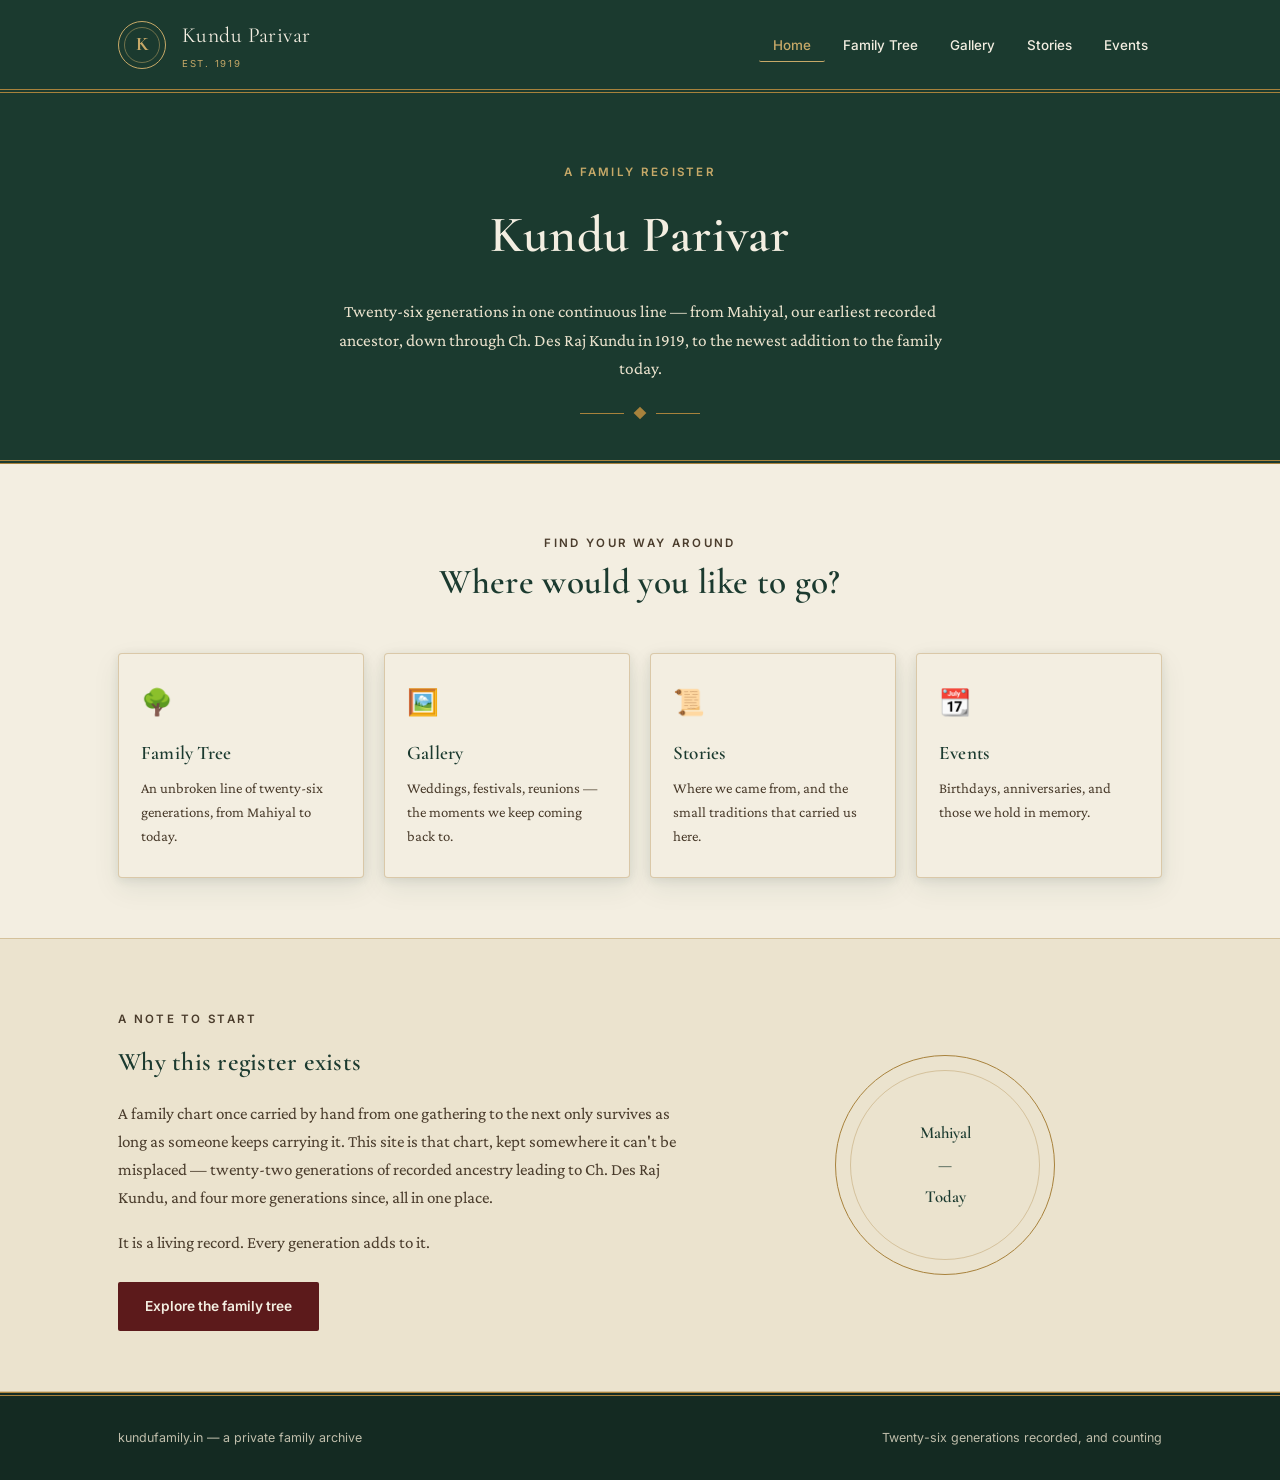
<file: index.html>
<!DOCTYPE html>
<html lang="en">
<head>
<meta charset="UTF-8">
<meta name="viewport" content="width=device-width, initial-scale=1.0">
<title>Kundu Parivar</title>
<meta name="description" content="Kundu Parivar — a family register tracing twenty-six generations, from Mahiyal to the newest addition to the family.">
<link rel="stylesheet" href="styles.css">
</head>
<body>

<header class="masthead">
  <div class="wrap">
    <a class="brandline" href="index.html">
      <span class="crest">K</span>
      <span class="brand-name">Kundu Parivar<small>Est. 1919</small></span>
    </a>
    <button class="nav-toggle" aria-expanded="false" aria-controls="primary-nav">Menu</button>
    <nav class="site-nav" id="primary-nav">
      <ul>
        <li><a href="index.html" class="active">Home</a></li>
        <li><a href="family-tree.html">Family Tree</a></li>
        <li><a href="gallery.html">Gallery</a></li>
        <li><a href="stories.html">Stories</a></li>
        <li><a href="events.html">Events</a></li>
      </ul>
    </nav>
  </div>
</header>

<section class="page-hero">
  <div class="wrap">
    <p class="eyebrow">A family register</p>
    <h1>Kundu Parivar</h1>
    <p class="lede">Twenty-six generations in one continuous line — from Mahiyal, our earliest recorded ancestor, down through Ch. Des Raj Kundu in 1919, to the newest addition to the family today.</p>
    <div class="ornament"><span></span></div>
  </div>
</section>

<section>
  <div class="wrap">
    <div class="section-head">
      <p class="eyebrow">Find your way around</p>
      <h2>Where would you like to go?</h2>
    </div>
    <div class="nav-grid">
      <a class="nav-card" href="family-tree.html">
        <span class="nav-card-icon" aria-hidden="true">&#127795;</span>
        <h3>Family Tree</h3>
        <p>An unbroken line of twenty-six generations, from Mahiyal to today.</p>
      </a>
      <a class="nav-card" href="gallery.html">
        <span class="nav-card-icon" aria-hidden="true">&#128444;&#65039;</span>
        <h3>Gallery</h3>
        <p>Weddings, festivals, reunions — the moments we keep coming back to.</p>
      </a>
      <a class="nav-card" href="stories.html">
        <span class="nav-card-icon" aria-hidden="true">&#128220;</span>
        <h3>Stories</h3>
        <p>Where we came from, and the small traditions that carried us here.</p>
      </a>
      <a class="nav-card" href="events.html">
        <span class="nav-card-icon" aria-hidden="true">&#128198;</span>
        <h3>Events</h3>
        <p>Birthdays, anniversaries, and those we hold in memory.</p>
      </a>
    </div>
  </div>
</section>

<section class="alt">
  <div class="wrap intro-split">
    <div class="intro-text">
      <p class="eyebrow">A note to start</p>
      <h2>Why this register exists</h2>
      <p>A family chart once carried by hand from one gathering to the next only survives as long as someone keeps carrying it. This site is that chart, kept somewhere it can't be misplaced — twenty-two generations of recorded ancestry leading to Ch. Des Raj Kundu, and four more generations since, all in one place.</p>
      <p>It is a living record. Every generation adds to it.</p>
      <a class="btn btn-primary" href="family-tree.html">Explore the family tree</a>
    </div>
    <div class="intro-figure" aria-hidden="true">
      <div class="ring-emblem">
        <span>Mahiyal</span>
        <span>&mdash;</span>
        <span>Today</span>
      </div>
    </div>
  </div>
</section>

<footer class="site-footer">
  <div class="wrap">
    <span class="foot-note">kundufamily.in &mdash; a private family archive</span>
    <span class="foot-note">Twenty-six generations recorded, and counting</span>
  </div>
</footer>

<style>
  .nav-grid{
    display: grid; grid-template-columns: repeat(auto-fit, minmax(220px, 1fr)); gap: 20px;
  }
  .nav-card{
    display: block; text-decoration: none;
    background: var(--ivory); border: 1px solid var(--line); border-radius: 4px;
    padding: 28px 22px; box-shadow: var(--shadow);
    transition: transform 0.18s ease, border-color 0.18s ease;
  }
  .nav-card:hover{ transform: translateY(-3px); border-color: var(--gold); }
  .nav-card-icon{ font-size: 1.6rem; }
  .nav-card h3{ margin: 14px 0 6px; font-size: 1.2rem; }
  .nav-card p{ margin: 0; font-size: 0.92rem; color: #4a3c2c; }

  .intro-split{ display: grid; grid-template-columns: 1.3fr 1fr; gap: 48px; align-items: center; }
  .intro-text p{ color: #4a3c2c; }
  .intro-text .btn{ margin-top: 8px; }
  .ring-emblem{
    width: 220px; height: 220px; margin: 0 auto; border-radius: 50%;
    border: 1.5px solid var(--gold);
    display: flex; flex-direction: column; align-items: center; justify-content: center; gap: 4px;
    font-family: var(--display); color: var(--green); position: relative; text-align: center;
  }
  .ring-emblem::before{ content:""; position:absolute; inset:14px; border:1px solid var(--line); border-radius:50%; }
  .ring-emblem span:first-child, .ring-emblem span:last-child{ font-size: 1.05rem; font-weight: 600; }
  @media (max-width: 760px){ .intro-split{ grid-template-columns: 1fr; text-align: center; } }
</style>

<script>
  document.querySelector('.nav-toggle').addEventListener('click', function(){
    var nav = document.getElementById('primary-nav');
    var open = nav.classList.toggle('open');
    this.setAttribute('aria-expanded', open);
  });
</script>
</body>
</html>
</file>
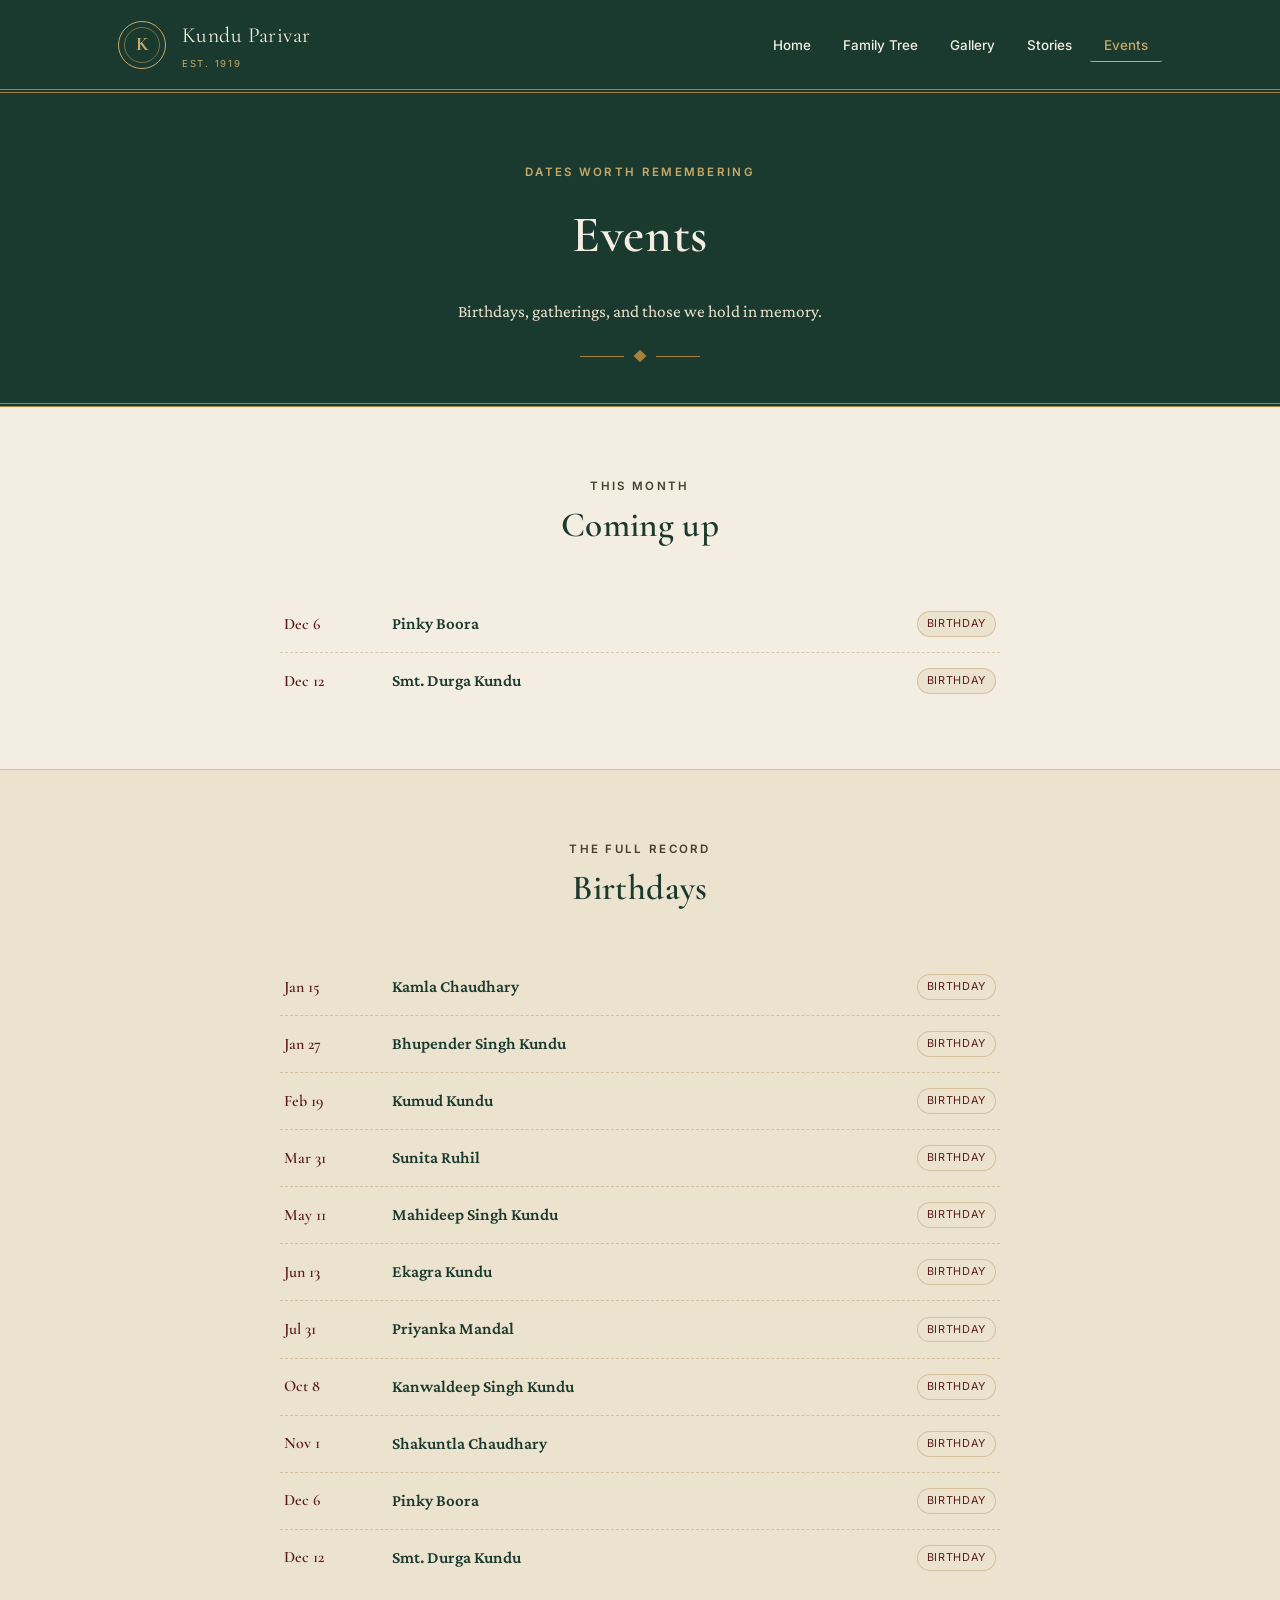
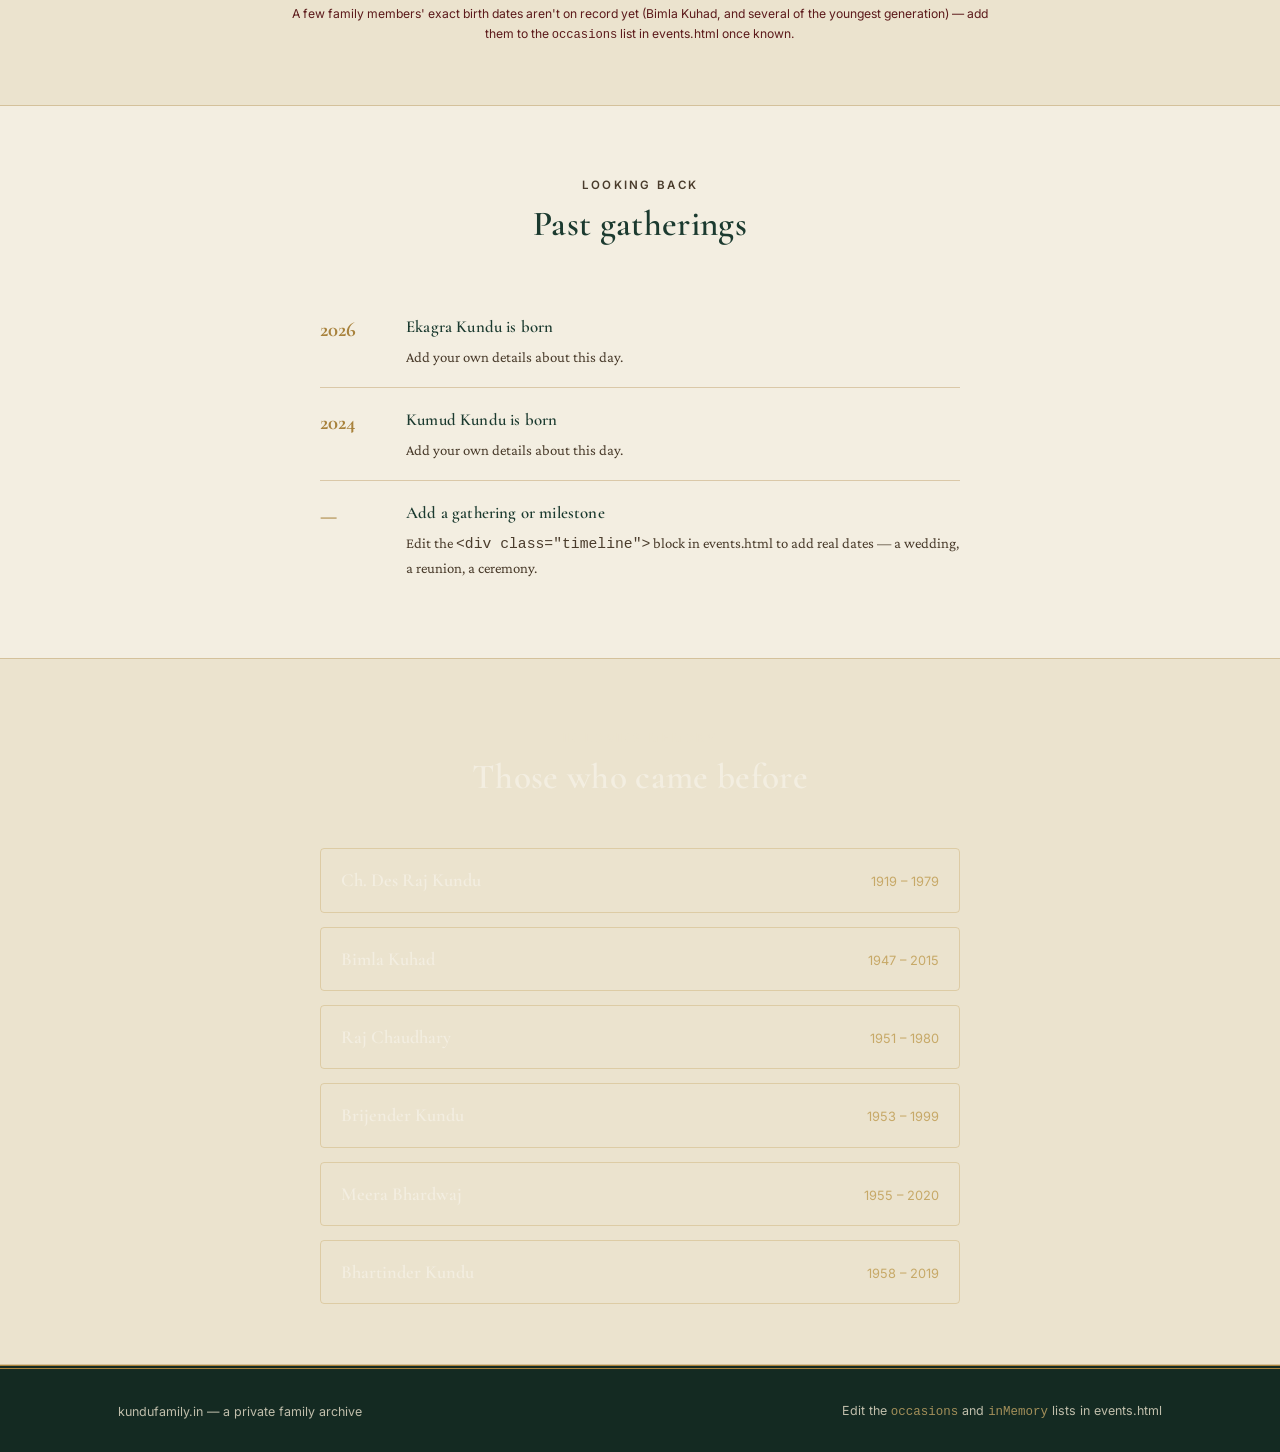
<file: events.html>
<!DOCTYPE html>
<html lang="en">
<head>
<meta charset="UTF-8">
<meta name="viewport" content="width=device-width, initial-scale=1.0">
<title>Events — Kundu Parivar</title>
<link rel="stylesheet" href="styles.css">
</head>
<body>

<header class="masthead">
  <div class="wrap">
    <a class="brandline" href="index.html">
      <span class="crest">K</span>
      <span class="brand-name">Kundu Parivar<small>Est. 1919</small></span>
    </a>
    <button class="nav-toggle" aria-expanded="false" aria-controls="primary-nav">Menu</button>
    <nav class="site-nav" id="primary-nav">
      <ul>
        <li><a href="index.html">Home</a></li>
        <li><a href="family-tree.html">Family Tree</a></li>
        <li><a href="gallery.html">Gallery</a></li>
        <li><a href="stories.html">Stories</a></li>
        <li><a href="events.html" class="active">Events</a></li>
      </ul>
    </nav>
  </div>
</header>

<section class="page-hero">
  <div class="wrap">
    <p class="eyebrow">Dates worth remembering</p>
    <h1>Events</h1>
    <p class="lede">Birthdays, gatherings, and those we hold in memory.</p>
    <div class="ornament"><span></span></div>
  </div>
</section>

<section>
  <div class="wrap">
    <div class="section-head">
      <p class="eyebrow">This month</p>
      <h2>Coming up</h2>
    </div>
    <div class="ledger" id="upcoming-ledger"></div>
  </div>
</section>

<section class="alt">
  <div class="wrap">
    <div class="section-head">
      <p class="eyebrow">The full record</p>
      <h2>Birthdays</h2>
    </div>
    <div class="ledger" id="all-ledger"></div>
    <p class="ledger-footnote">A few family members' exact birth dates aren't on record yet (Bimla Kuhad, and several of the youngest generation) &mdash; add them to the <code>occasions</code> list in events.html once known.</p>
  </div>
</section>

<section>
  <div class="wrap">
    <div class="section-head">
      <p class="eyebrow">Looking back</p>
      <h2>Past gatherings</h2>
    </div>
    <div class="timeline">
      <div class="tl-item">
        <span class="tl-year">2026</span>
        <div><h3>Ekagra Kundu is born</h3><p>Add your own details about this day.</p></div>
      </div>
      <div class="tl-item">
        <span class="tl-year">2024</span>
        <div><h3>Kumud Kundu is born</h3><p>Add your own details about this day.</p></div>
      </div>
      <div class="tl-item">
        <span class="tl-year">&mdash;</span>
        <div><h3>Add a gathering or milestone</h3><p>Edit the <code>&lt;div class="timeline"&gt;</code> block in events.html to add real dates &mdash; a wedding, a reunion, a ceremony.</p></div>
      </div>
    </div>
  </div>
</section>

<section class="alt memory-section">
  <div class="wrap">
    <div class="section-head">
      <p class="eyebrow">In loving memory</p>
      <h2>Those who came before</h2>
    </div>
    <div class="memory-list" id="memory-list"></div>
  </div>
</section>

<footer class="site-footer">
  <div class="wrap">
    <span class="foot-note">kundufamily.in &mdash; a private family archive</span>
    <span class="foot-note">Edit the <code>occasions</code> and <code>inMemory</code> lists in events.html</span>
  </div>
</footer>

<style>
  .ledger{ max-width: 720px; margin: 0 auto; }
  .ledger-row{ display: flex; align-items: center; gap: 18px; padding: 14px 4px; border-bottom: 1px dashed var(--line); }
  .ledger-row:last-child{ border-bottom: none; }
  .ledger-date{ font-family: var(--display); font-weight: 600; color: var(--maroon); width: 90px; flex-shrink: 0; font-size: 1rem; }
  .ledger-who{ font-family: var(--body); flex: 1; }
  .ledger-who .lname{ font-weight: 600; color: var(--green); }
  .ledger-tag{
    font-family: var(--utility); font-size: 0.68rem; letter-spacing: 0.06em; text-transform: uppercase;
    color: var(--maroon); background: var(--ivory-2); border: 1px solid var(--line);
    padding: 3px 9px; border-radius: 999px; flex-shrink: 0;
  }
  .empty-note{ font-family: var(--utility); font-size: 0.85rem; color: var(--maroon); text-align:center; padding: 20px 0; }
  .ledger-footnote{ max-width: 720px; margin: 18px auto 0; font-family: var(--utility); font-size: 0.76rem; color: var(--maroon); text-align: center; }

  .timeline{ max-width: 640px; margin: 0 auto; }
  .tl-item{ display: flex; gap: 22px; padding: 18px 0; border-bottom: 1px solid var(--line); }
  .tl-item:last-child{ border-bottom: none; }
  .tl-year{ font-family: var(--display); font-weight: 700; color: var(--gold); font-size: 1.3rem; width: 64px; flex-shrink: 0; }
  .tl-item h3{ font-size: 1.05rem; margin-bottom: 4px; }
  .tl-item p{ margin: 0; color: #4a3c2c; font-size: 0.92rem; }

  .memory-section{ background: var(--green-deep); color: var(--ivory-2); }
  .memory-section .eyebrow{ color: var(--gold-light); }
  .memory-section h2{ color: var(--ivory); }
  .memory-section .section-head p{ color: var(--ivory-2); }
  .memory-list{ max-width: 640px; margin: 0 auto; display: grid; gap: 14px; }
  .memory-card{
    border: 1px solid rgba(199,169,104,0.4); border-radius: 4px; padding: 16px 20px;
    display: flex; align-items: baseline; justify-content: space-between; gap: 14px;
  }
  .memory-card .m-name{ font-family: var(--display); font-size: 1.15rem; color: var(--ivory); font-weight: 600; }
  .memory-card .m-years{ font-family: var(--utility); font-size: 0.8rem; color: var(--gold-light); flex-shrink: 0; }
</style>

<script>
  // ---- Occasions data ---------------------------------------------------
  // Only living family members with a known day + month appear here.
  const occasions = [
    { month: 1, day: 27, name: "Bhupender Singh Kundu", type: "Birthday" },
    { month: 1, day: 15, name: "Kamla Chaudhary", type: "Birthday" },
    { month: 2, day: 19, name: "Kumud Kundu", type: "Birthday" },
    { month: 3, day: 31, name: "Sunita Ruhil", type: "Birthday" },
    { month: 5, day: 11, name: "Mahideep Singh Kundu", type: "Birthday" },
    { month: 6, day: 13, name: "Ekagra Kundu", type: "Birthday" },
    { month: 7, day: 31, name: "Priyanka Mandal", type: "Birthday" },
    { month: 10, day: 8,  name: "Kanwaldeep Singh Kundu", type: "Birthday" },
    { month: 11, day: 1,  name: "Shakuntla Chaudhary", type: "Birthday" },
    { month: 12, day: 6,  name: "Pinky Boora", type: "Birthday" },
    { month: 12, day: 12, name: "Smt. Durga Kundu", type: "Birthday" }
  ];

  // ---- In loving memory ---------------------------------------------------
  const inMemory = [
    { name: "Ch. Des Raj Kundu", years: "1919 &ndash; 1979" },
    { name: "Bimla Kuhad", years: "1947 &ndash; 2015" },
    { name: "Raj Chaudhary", years: "1951 &ndash; 1980" },
    { name: "Brijender Kundu", years: "1953 &ndash; 1999" },
    { name: "Meera Bhardwaj", years: "1955 &ndash; 2020" },
    { name: "Bhartinder Kundu", years: "1958 &ndash; 2019" }
  ];

  const monthNames = ["Jan","Feb","Mar","Apr","May","Jun","Jul","Aug","Sep","Oct","Nov","Dec"];

  function renderLedger(el, items) {
    if (!items.length) { el.innerHTML = `<p class="empty-note">Nothing here yet.</p>`; return; }
    el.innerHTML = items.map(o => `
      <div class="ledger-row">
        <span class="ledger-date">${monthNames[o.month-1]} ${o.day}</span>
        <span class="ledger-who"><span class="lname">${o.name}</span></span>
        <span class="ledger-tag">${o.type}</span>
      </div>
    `).join('');
  }

  const today = new Date();
  const thisMonth = today.getMonth() + 1;

  const upcoming = occasions.filter(o => o.month === thisMonth).sort((a,b) => a.day - b.day);
  const all = [...occasions].sort((a,b) => a.month - b.month || a.day - b.day);

  renderLedger(document.getElementById('upcoming-ledger'), upcoming);
  renderLedger(document.getElementById('all-ledger'), all);

  document.getElementById('memory-list').innerHTML = inMemory.map(p => `
    <div class="memory-card">
      <span class="m-name">${p.name}</span>
      <span class="m-years">${p.years}</span>
    </div>
  `).join('');

  document.querySelector('.nav-toggle').addEventListener('click', function(){
    var nav = document.getElementById('primary-nav');
    var open = nav.classList.toggle('open');
    this.setAttribute('aria-expanded', open);
  });
</script>
</body>
</html>
</file>
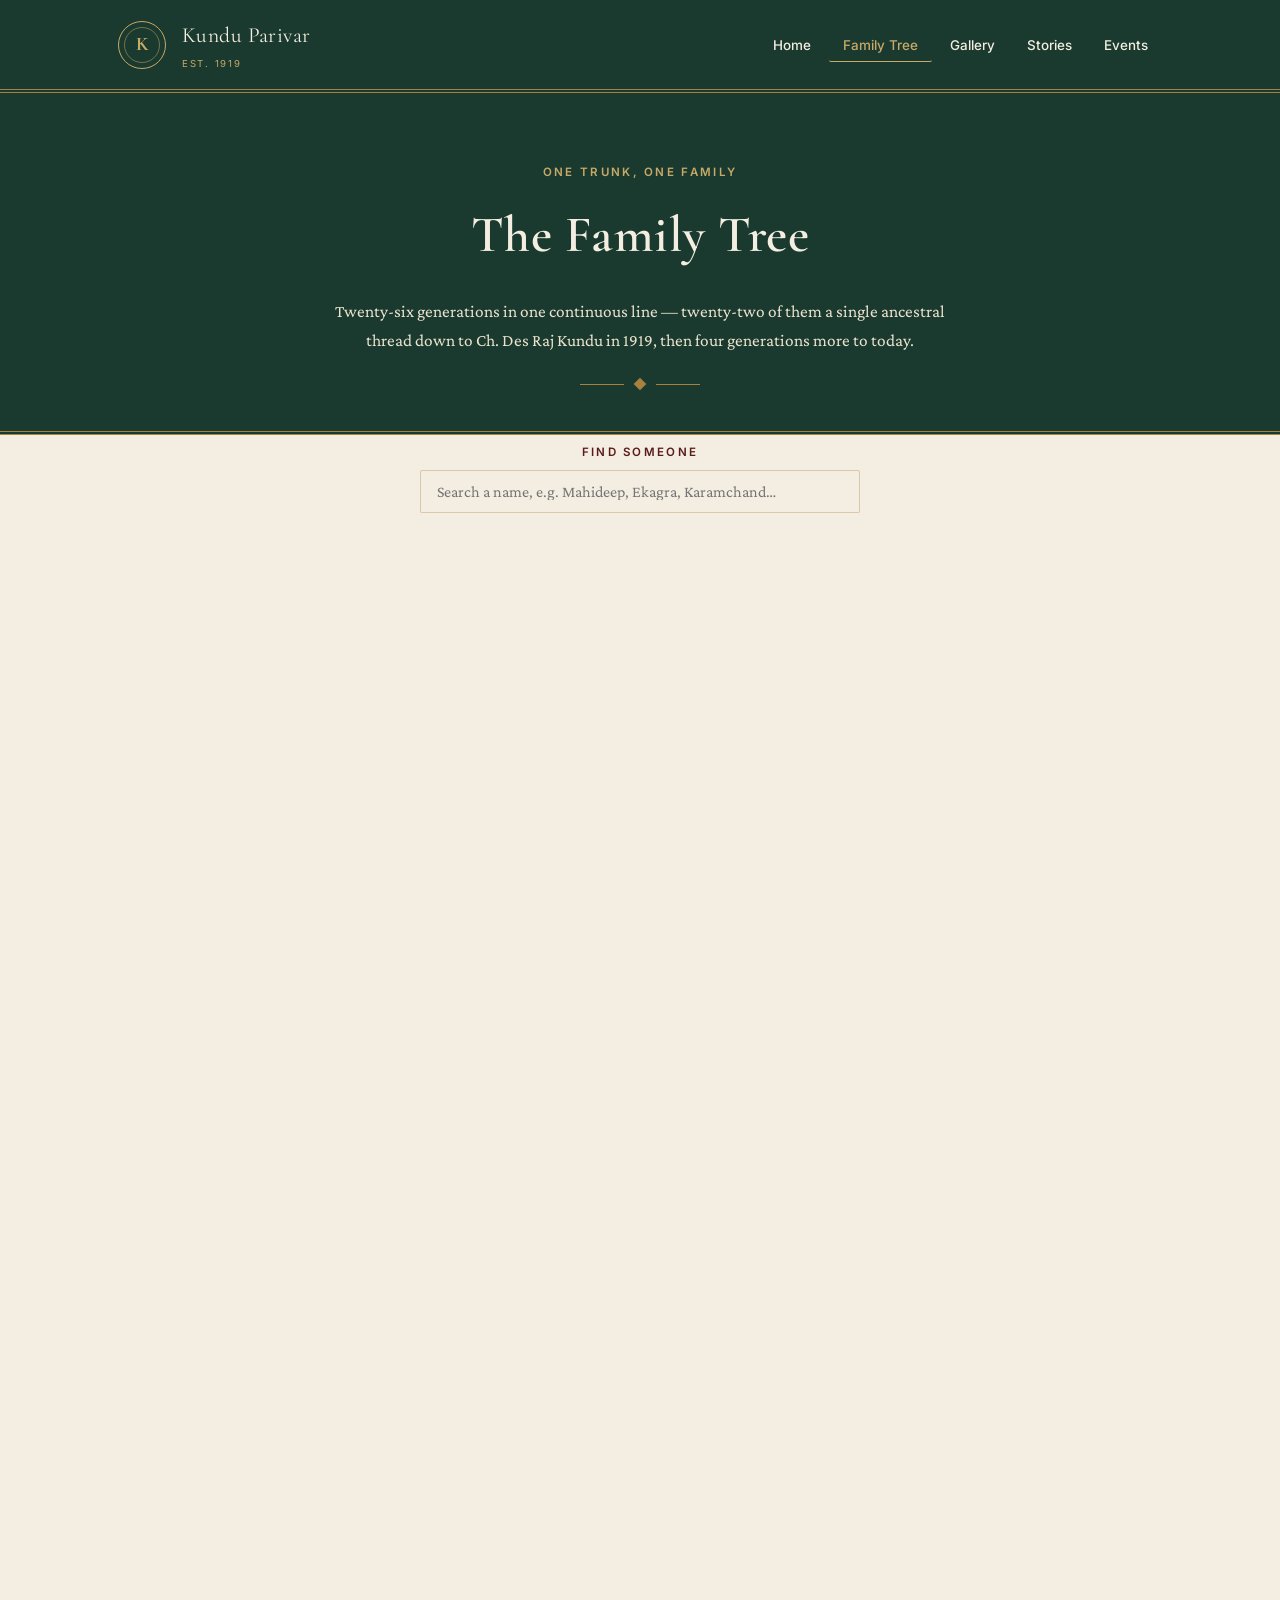
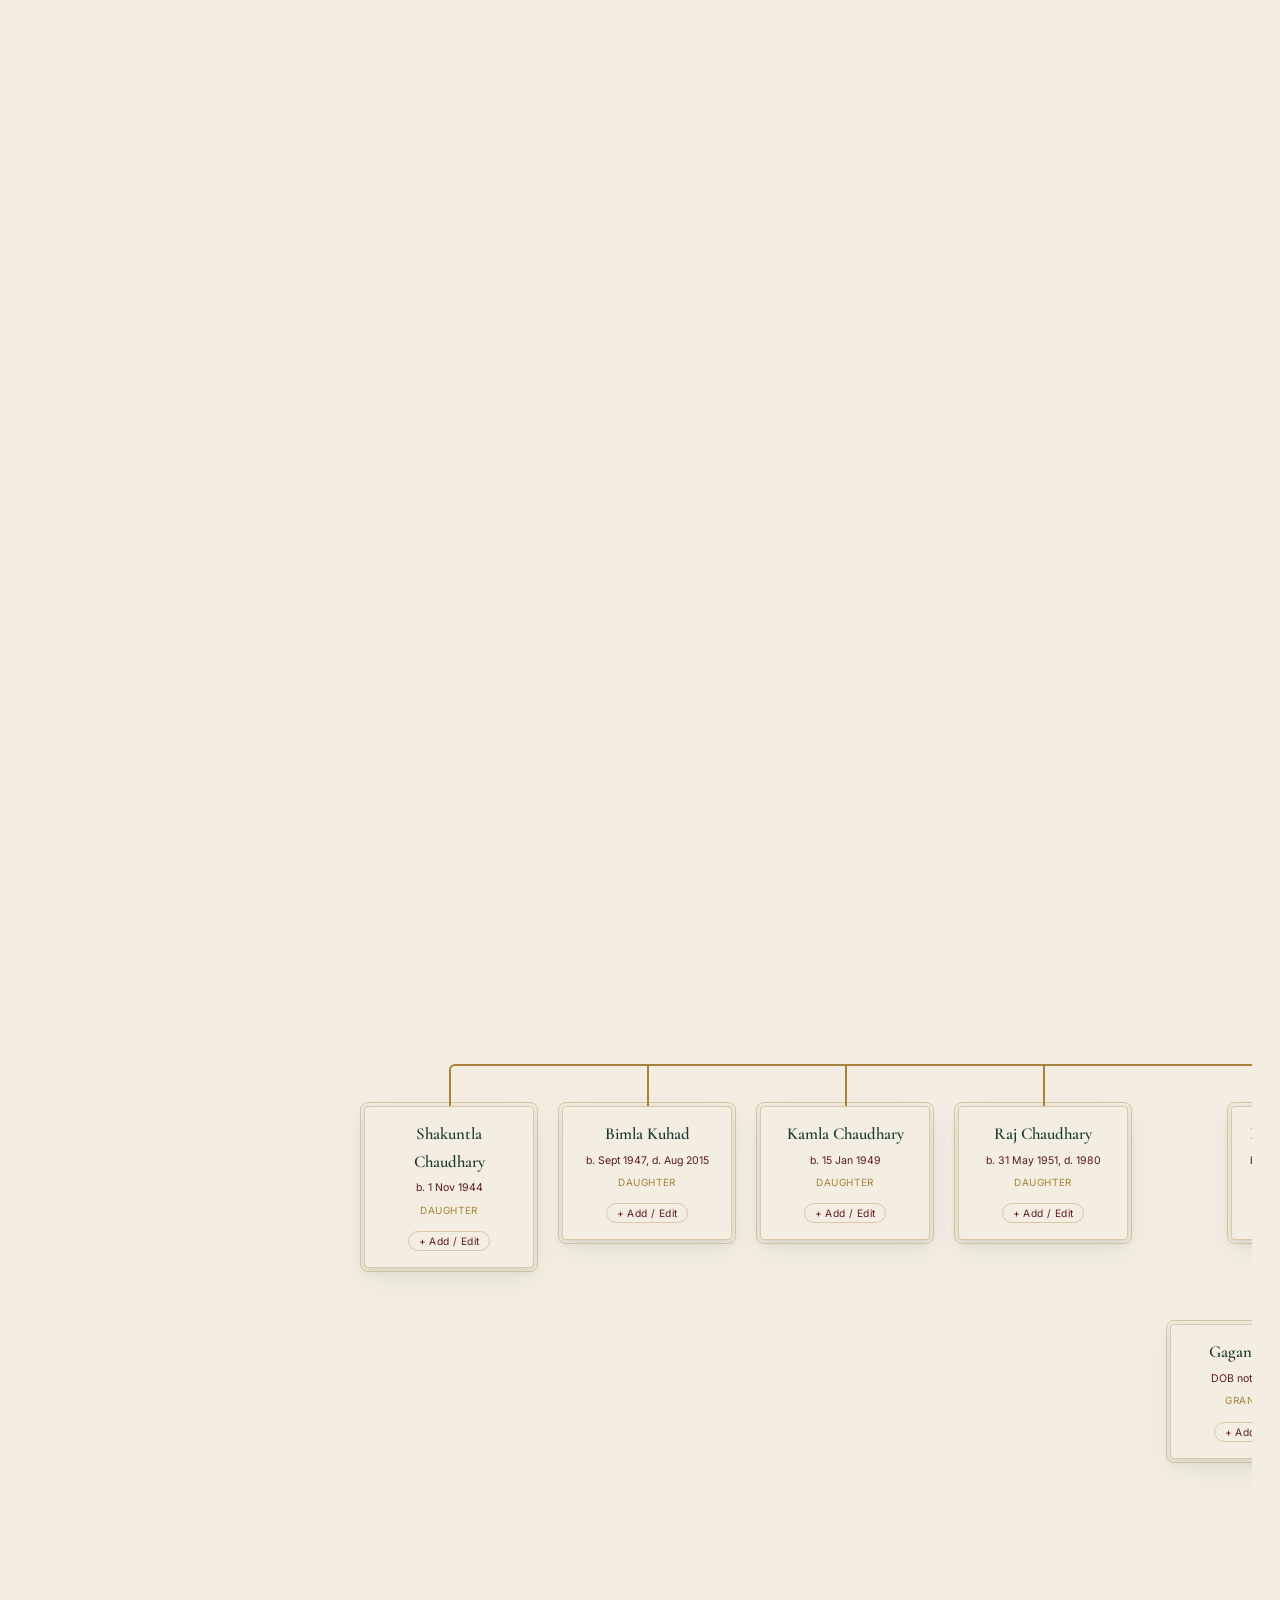
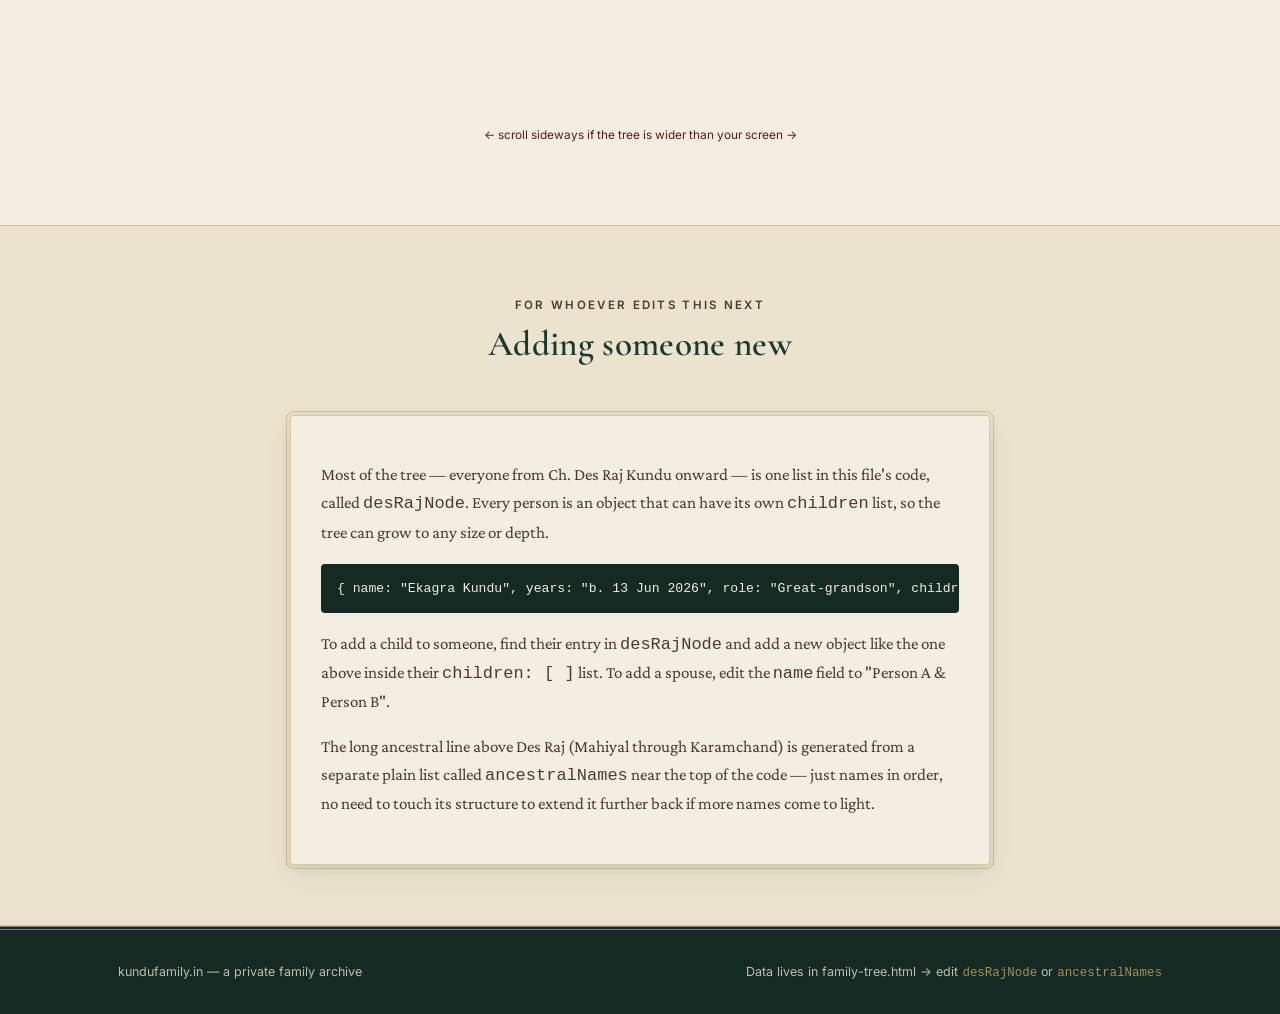
<file: family-tree.html>
<!DOCTYPE html>
<html lang="en">
<head>
<meta charset="UTF-8">
<meta name="viewport" content="width=device-width, initial-scale=1.0">
<title>Family Tree — Kundu Parivar</title>
<link rel="stylesheet" href="styles.css">
</head>
<body>

<header class="masthead">
  <div class="wrap">
    <a class="brandline" href="index.html">
      <span class="crest">K</span>
      <span class="brand-name">Kundu Parivar<small>Est. 1919</small></span>
    </a>
    <button class="nav-toggle" aria-expanded="false" aria-controls="primary-nav">Menu</button>
    <nav class="site-nav" id="primary-nav">
      <ul>
        <li><a href="index.html">Home</a></li>
        <li><a href="family-tree.html" class="active">Family Tree</a></li>
        <li><a href="gallery.html">Gallery</a></li>
        <li><a href="stories.html">Stories</a></li>
        <li><a href="events.html">Events</a></li>
      </ul>
    </nav>
  </div>
</header>

<section class="page-hero">
  <div class="wrap">
    <p class="eyebrow">One trunk, one family</p>
    <h1>The Family Tree</h1>
    <p class="lede">Twenty-six generations in one continuous line — twenty-two of them a single ancestral thread down to Ch. Des Raj Kundu in 1919, then four generations more to today.</p>
    <div class="ornament"><span></span></div>
  </div>
</section>

<section class="tree-controls-section">
  <div class="wrap">
    <div class="tree-controls">
      <label for="tree-search" class="eyebrow" style="display:block;margin-bottom:8px;">Find someone</label>
      <input id="tree-search" type="text" placeholder="Search a name, e.g. Mahideep, Ekagra, Karamchand…" autocomplete="off">
      <p id="tree-search-status" class="search-status" aria-live="polite"></p>
    </div>
  </div>
</section>

<section>
  <div class="wrap tree-scroll-wrap">
    <div class="tree-scroll">
      <ul class="tree" id="tree-diagram-root"></ul>
    </div>
    <p class="scroll-hint">&larr; scroll sideways if the tree is wider than your screen &rarr;</p>
    <div class="tree-accordion" id="tree-accordion-root"></div>
  </div>
</section>

<section class="alt">
  <div class="wrap">
    <div class="section-head">
      <p class="eyebrow">For whoever edits this next</p>
      <h2>Adding someone new</h2>
    </div>
    <div class="howto card">
      <p>Most of the tree — everyone from Ch. Des Raj Kundu onward — is one list in this file's code, called <code>desRajNode</code>. Every person is an object that can have its own <code>children</code> list, so the tree can grow to any size or depth.</p>
      <pre><code>{ name: "Ekagra Kundu", years: "b. 13 Jun 2026", role: "Great-grandson", children: [] }</code></pre>
      <p>To add a child to someone, find their entry in <code>desRajNode</code> and add a new object like the one above inside their <code>children: [ ]</code> list. To add a spouse, edit the <code>name</code> field to "Person A & Person B".</p>
      <p>The long ancestral line above Des Raj (Mahiyal through Karamchand) is generated from a separate plain list called <code>ancestralNames</code> near the top of the code — just names in order, no need to touch its structure to extend it further back if more names come to light.</p>
    </div>
  </div>
</section>

<footer class="site-footer">
  <div class="wrap">
    <span class="foot-note">kundufamily.in &mdash; a private family archive</span>
    <span class="foot-note">Data lives in family-tree.html &rarr; edit <code>desRajNode</code> or <code>ancestralNames</code></span>
  </div>
</footer>

<style>
  .tree-controls-section{ padding-top: 8px; padding-bottom: 8px; }
  .tree-controls{ max-width: 440px; margin: 0 auto; text-align: center; }
  .tree-controls input{
    width: 100%; font-family: var(--body); font-size: 1rem;
    padding: 12px 16px; border-radius: 2px; border: 1px solid var(--line);
    background: var(--ivory); color: var(--ink);
  }
  .tree-controls input:focus-visible{ outline: 2px solid var(--maroon); outline-offset: 2px; }
  .search-status{ font-family: var(--utility); font-size: 0.78rem; color: var(--green); min-height: 1.2em; margin-top: 8px; }

  .tree-scroll-wrap{ max-width: 100%; }
  .tree-scroll{ overflow-x: auto; overflow-y: visible; padding: 10px 0 30px; }
  .scroll-hint{ text-align: center; font-family: var(--utility); font-size: 0.74rem; color: var(--maroon); margin: 0 0 20px; }

  /* ---------- the tree diagram itself (desktop) ---------- */
  .tree, .tree ul, .tree li{ list-style: none; margin: 0; padding: 0; position: relative; }
  .tree{ display: inline-flex; justify-content: center; min-width: 100%; padding-top: 6px; }
  .tree ul{ display: flex; padding-top: 42px; }
  .tree li{ display: flex; flex-direction: column; align-items: center; padding: 42px 14px 0; }

  .tree li::before, .tree li::after{ content:''; position:absolute; top:0; width:50%; height:42px; border-top:2px solid var(--gold); }
  .tree li::before{ right:50%; }
  .tree li::after{ left:50%; border-left:2px solid var(--gold); }
  .tree li:only-child::before, .tree li:only-child::after{ display:none; }
  .tree li:only-child{ padding-top:0; }
  .tree li:first-child::before{ border:0 none; }
  .tree li:last-child::after{ border:0 none; }
  .tree li:last-child::before{ border-right:2px solid var(--gold); border-radius:0 6px 0 0; }
  .tree li:first-child::after{ border-radius:6px 0 0 0; }
  .tree li ul::before{ content:''; position:absolute; top:0; left:50%; border-left:2px solid var(--gold); width:0; height:42px; }

  .node-card{
    background: var(--ivory); border: 1px solid var(--line); outline: 1px solid var(--line); outline-offset: 3px;
    border-radius: 4px; padding: 13px 18px; min-width: 170px; text-align: center; box-shadow: var(--shadow);
  }
  .node-card.is-root{ background: var(--green); border-color: var(--gold); outline-color: var(--gold-light); }
  .node-card.is-root .n-name{ color: var(--ivory); }
  .node-card.is-root .n-years{ color: var(--gold-light); }
  .node-card.is-root .n-role{ color: var(--gold-light); }
  .node-card .n-name{ font-family: var(--display); font-weight:600; font-size:1.05rem; color: var(--green); }
  .node-card .n-years{ font-family: var(--utility); font-size:0.66rem; color: var(--maroon); margin-top:4px; }
  .node-card .n-role{ font-family: var(--utility); font-size:0.62rem; letter-spacing:0.06em; text-transform:uppercase; color: var(--gold); margin-top:5px; }
  .node-card.is-match{ border-color: var(--maroon); box-shadow: 0 0 0 3px rgba(92,26,27,0.22), var(--shadow); }

  .card-actions{ margin-top:8px; }
  .add-edit-btn{
    font-family: var(--utility); font-size:0.64rem; letter-spacing:0.04em;
    color: var(--maroon); background:none; border:1px solid var(--line); border-radius:999px;
    padding:3px 10px; cursor:pointer;
  }
  .add-edit-btn:hover{ background: var(--ivory-2); }

  /* ---------- mobile accordion ---------- */
  .tree-accordion{ display:none; max-width:600px; margin:0 auto; }
  details.gen-node{
    border: 1px solid var(--line); border-radius: 6px; background: var(--ivory);
    margin-bottom: 10px; overflow:hidden;
  }
  details.gen-node > summary{
    list-style:none; cursor:pointer; padding: 14px 16px;
    display:flex; align-items:center; justify-content:space-between; gap:10px;
  }
  details.gen-node > summary::-webkit-details-marker{ display:none; }
  details.gen-node > summary .marker{ font-family: var(--utility); font-size:0.9rem; color: var(--gold); transition: transform 0.2s ease; flex-shrink:0; }
  details.gen-node[open] > summary .marker{ transform: rotate(90deg); }
  details.gen-node .summary-text .n-name{ font-family: var(--display); font-weight:600; font-size:1.05rem; color: var(--green); }
  details.gen-node .summary-text .n-years{ font-family: var(--utility); font-size:0.66rem; color: var(--maroon); margin-top:2px; }
  details.gen-node .summary-text .n-role{ font-family: var(--utility); font-size:0.6rem; letter-spacing:0.05em; text-transform:uppercase; color: var(--gold); margin-top:2px; }
  .gen-children{ padding: 4px 12px 14px 26px; border-top: 1px dashed var(--line); }
  details.gen-node .card-actions{ padding: 0 16px 12px; }
  .root-node{ border-color: var(--gold); }
  .root-node > summary{ background: var(--ivory-2); }
  details.gen-node.is-match > summary{ background: var(--ivory-2); }

  .ancestral-summary > summary{ background: var(--ivory-2); }
  .ancestral-list{
    padding: 6px 14px 16px;
    border-top: 1px dashed var(--line);
    display: grid;
    gap: 2px;
  }
  .ancestral-row{
    display: flex; align-items: baseline; gap: 10px;
    padding: 7px 4px;
    font-family: var(--body);
    border-bottom: 1px dotted var(--line);
  }
  .ancestral-row:last-child{ border-bottom: none; }
  .ancestral-row .a-num{
    font-family: var(--utility); font-size: 0.66rem; color: var(--gold);
    width: 22px; flex-shrink: 0;
  }
  .ancestral-row .a-name{ font-size: 0.95rem; color: var(--ink); }
  .ancestral-row.is-match{ background: rgba(92,26,27,0.08); border-radius: 4px; }

  @media (max-width: 760px){
    .tree-scroll{ display:none; }
    .scroll-hint{ display:none; }
    .tree-accordion{ display:block; padding: 0 4px; }

    details.gen-node > summary{
      padding: 16px 14px;
      align-items: flex-start;
      flex-wrap: wrap;
      row-gap: 6px;
    }
    details.gen-node .summary-text{ flex: 1 1 auto; min-width: 0; }
    details.gen-node .summary-text .n-name{ font-size: 1.12rem; line-height: 1.3; }
    details.gen-node .summary-text .n-years{ font-size: 0.72rem; }
    details.gen-node .summary-text .n-role{ font-size: 0.66rem; }
    details.gen-node > summary .marker{ font-size: 1.1rem; }

    .gen-children{ padding: 6px 8px 16px 18px; }
    details.gen-node{ margin-bottom: 12px; }
    details.gen-node .card-actions{ padding: 2px 14px 14px; }
    .add-edit-btn{ padding: 7px 14px; font-size: 0.7rem; }
  }

  .howto{ max-width: 700px; margin: 0 auto; padding: 28px 30px; }
  .howto p{ color: #4a3c2c; }
  .howto pre{ background: var(--green-deep); color: var(--ivory); border-radius: 4px; padding: 14px 16px; overflow-x: auto; font-size: 0.82rem; }
</style>

<script>
  // ---- Des Raj's family: real data, editable ------------------------------
  const desRajNode = {
    name: "Ch. Des Raj Kundu & Smt. Khajani Devi",
    years: "b. 22 Mar 1919, d. 12 Jan 1979 · DOB not recorded",
    role: "Great-grandparents — founding generation",
    highlight: true,
    children: [
      { name: "Shakuntla Chaudhary", years: "b. 1 Nov 1944", role: "Daughter", children: [] },
      { name: "Bimla Kuhad", years: "b. Sept 1947, d. Aug 2015", role: "Daughter", children: [] },
      { name: "Kamla Chaudhary", years: "b. 15 Jan 1949", role: "Daughter", children: [] },
      { name: "Raj Chaudhary", years: "b. 31 May 1951, d. 1980", role: "Daughter", children: [] },
      {
        name: "Brijender Kundu & Shanti Devi",
        years: "b. 13 Jul 1953, d. 1999 · DOB not recorded",
        role: "Son & daughter-in-law",
        children: [
          { name: "Gagan Kundu", years: "DOB not recorded", role: "Grandson", children: [] },
          { name: "Karan Kundu", years: "DOB not recorded", role: "Grandson", children: [] }
        ]
      },
      { name: "Meera Bhardwaj", years: "b. 4 Jul 1955, d. 2020", role: "Daughter", children: [] },
      {
        name: "Bhartinder Kundu & Santosh Devi",
        years: "b. 26 Oct 1958, d. 2019 · DOB not recorded",
        role: "Son & daughter-in-law",
        children: [
          {
            name: "Bhuvan Kundu & Sushmita Boora",
            years: "DOB not recorded",
            role: "Grandson & granddaughter-in-law",
            children: [
              { name: "Mihir Kundu", years: "DOB not recorded", role: "Great-grandson", children: [] },
              { name: "Nandika Kundu", years: "DOB not recorded", role: "Great-granddaughter", children: [] }
            ]
          },
          { name: "Pranati Kundu", years: "DOB not recorded", role: "Granddaughter", children: [] }
        ]
      },
      { name: "Pinky Boora", years: "b. 6 Dec 1959", role: "Daughter", children: [] },
      {
        name: "Bhupender Singh Kundu & Smt. Durga Kundu",
        years: "b. 27 Jan 1962 · b. 12 Dec 1964",
        role: "Son & daughter-in-law",
        children: [
          {
            name: "Mahideep Singh Kundu & Priyanka Mandal",
            years: "b. 11 May 1992 · b. 31 Jul 1993",
            role: "Grandson & granddaughter-in-law",
            children: [
              { name: "Kumud Kundu", years: "b. 19 Feb 2024", role: "Great-granddaughter", children: [] }
            ]
          },
          {
            name: "Kanwaldeep Singh Kundu & Sunita Ruhil",
            years: "b. 8 Oct 1993 · b. 31 Mar 1998",
            role: "Grandson & granddaughter-in-law",
            children: [
              { name: "Ekagra Kundu", years: "b. 13 Jun 2026", role: "Great-grandson", children: [] }
            ]
          }
        ]
      }
    ]
  };

  // Des Raj's brother — his own descendants aren't recorded yet.
  const dayanandNode = {
    name: "Dayanand",
    years: "",
    role: "Son of Karamchand — Des Raj's brother · line not yet recorded",
    children: []
  };

  // The ancestral line above Des Raj, from the family chart — earliest to
  // latest, one child each, ending at Karamchand, whose two sons (Des Raj
  // and Dayanand) are where the tree branches. Just names — no dates known.
  const ancestralNames = [
    "Mahiyal", "Melu", "Jhabar", "Neer", "Gaud", "Mainak", "Shanu", "Pala",
    "Icha", "Lakhman", "Siyana", "Saja", "Bhana", "Chanda", "Dhukmio",
    "Sheoram", "Chaina", "Ganda", "Seetu", "Nanak", "Hardan", "Karamchand"
  ];

  function buildAncestralChain(names, finalChildren) {
    let node = null;
    for (let i = names.length - 1; i >= 0; i--) {
      const children = (i === names.length - 1) ? finalChildren : [node];
      node = { name: names[i], years: "", role: "Ancestor", children: children };
    }
    return node;
  }

  const treeData = buildAncestralChain(ancestralNames, [desRajNode, dayanandNode]);

  // ---- Desktop: branching diagram ----
  function buildDiagramNode(person){
    const li = document.createElement('li');
    const card = document.createElement('div');
    card.className = 'node-card' + (person.highlight ? ' is-root' : '');
    card.dataset.searchtext = person.name.toLowerCase();
    card.innerHTML = `
      <div class="n-name">${person.name}</div>
      ${person.years ? `<div class="n-years">${person.years}</div>` : ''}
      ${person.role ? `<div class="n-role">${person.role}</div>` : ''}
      <div class="card-actions">
        <button class="add-edit-btn" type="button" title="Coming soon">+ Add / Edit</button>
      </div>
    `;
    li.appendChild(card);
    if (person.children && person.children.length){
      const ul = document.createElement('ul');
      person.children.forEach(c => ul.appendChild(buildDiagramNode(c)));
      li.appendChild(ul);
    }
    return li;
  }
  document.getElementById('tree-diagram-root').appendChild(buildDiagramNode(treeData));

  // ---- Mobile: collapsible <details> generations ----
  function buildAccordionNode(person){
    const autoOpen = person.role === "Ancestor" || person.highlight === true;
    const details = document.createElement('details');
    details.className = 'gen-node' + (person.highlight ? ' root-node' : '');
    details.dataset.searchtext = person.name.toLowerCase();
    if (autoOpen) details.open = true;

    const hasChildren = person.children && person.children.length;

    const summary = document.createElement('summary');
    summary.innerHTML = `
      <span class="summary-text">
        <span class="n-name">${person.name}</span>
        ${person.years ? `<span class="n-years">${person.years}</span>` : ''}
        ${person.role ? `<span class="n-role">${person.role}</span>` : ''}
      </span>
      <span class="marker">${hasChildren ? '&#9656;' : ''}</span>
    `;
    details.appendChild(summary);

    const actions = document.createElement('div');
    actions.className = 'card-actions';
    actions.innerHTML = `<button class="add-edit-btn" type="button" title="Coming soon">+ Add / Edit</button>`;
    details.appendChild(actions);

    if (hasChildren){
      const childWrap = document.createElement('div');
      childWrap.className = 'gen-children';
      person.children.forEach(c => childWrap.appendChild(buildAccordionNode(c)));
      details.appendChild(childWrap);
    }
    return details;
  }

  // The 22-generation ancestral chain would otherwise nest 22 boxes deep,
  // each indented further than the last, until cards get squeezed off the
  // screen. Instead, show it as ONE tappable entry containing a flat list.
  function buildAncestralSummaryNode(names){
    const details = document.createElement('details');
    details.className = 'gen-node ancestral-summary';
    const summary = document.createElement('summary');
    summary.innerHTML = `
      <span class="summary-text">
        <span class="n-name">Ancestral Line</span>
        <span class="n-years">${names.length} generations recorded</span>
        <span class="n-role">Mahiyal to Karamchand</span>
      </span>
      <span class="marker">&#9656;</span>
    `;
    details.appendChild(summary);

    const list = document.createElement('div');
    list.className = 'ancestral-list';
    list.innerHTML = names.map((n, i) => `
      <div class="ancestral-row" data-searchtext="${n.toLowerCase()}">
        <span class="a-num">${i + 1}</span><span class="a-name">${n}</span>
      </div>
    `).join('');
    details.appendChild(list);
    return details;
  }

  const accordionRoot = document.getElementById('tree-accordion-root');
  accordionRoot.appendChild(buildAncestralSummaryNode(ancestralNames));
  accordionRoot.appendChild(buildAccordionNode(desRajNode));
  accordionRoot.appendChild(buildAccordionNode(dayanandNode));

  // ---- Search: highlight + auto-expand ancestors, never hide (hiding
  // would break the connector lines on desktop and accordion nesting) ----
  const searchInput = document.getElementById('tree-search');
  const statusEl = document.getElementById('tree-search-status');

  searchInput.addEventListener('input', () => {
    const q = searchInput.value.trim().toLowerCase();
    let matches = 0;
    let firstMatch = null;

    // Desktop diagram covers every person once — the count comes from here.
    document.querySelectorAll('.node-card').forEach(card => {
      const isMatch = q !== '' && card.dataset.searchtext.includes(q);
      card.classList.toggle('is-match', isMatch);
      if (isMatch) { matches++; if (!firstMatch) firstMatch = card; }
    });

    // Mobile accordion (Des Raj's family) — highlight + auto-expand ancestors.
    document.querySelectorAll('details.gen-node').forEach(details => {
      const isMatch = q !== '' && details.dataset.searchtext && details.dataset.searchtext.includes(q);
      details.classList.toggle('is-match', isMatch);
      if (isMatch) {
        let el = details;
        while (el) {
          if (el.tagName === 'DETAILS') el.open = true;
          el = el.parentElement;
        }
      }
    });

    // Mobile flat ancestral list — highlight + open its containing summary.
    document.querySelectorAll('.ancestral-row').forEach(row => {
      const isMatch = q !== '' && row.dataset.searchtext.includes(q);
      row.classList.toggle('is-match', isMatch);
      if (isMatch) {
        const d = row.closest('details');
        if (d) d.open = true;
      }
    });

    statusEl.textContent = q === '' ? '' : `${matches} match${matches === 1 ? '' : 'es'} found`;
    if (firstMatch) firstMatch.scrollIntoView({ behavior: 'smooth', block: 'center', inline: 'center' });
  });

  // ---- Mobile nav toggle ----
  document.querySelector('.nav-toggle').addEventListener('click', function(){
    var nav = document.getElementById('primary-nav');
    var open = nav.classList.toggle('open');
    this.setAttribute('aria-expanded', open);
  });
</script>
</body>
</html>
</file>
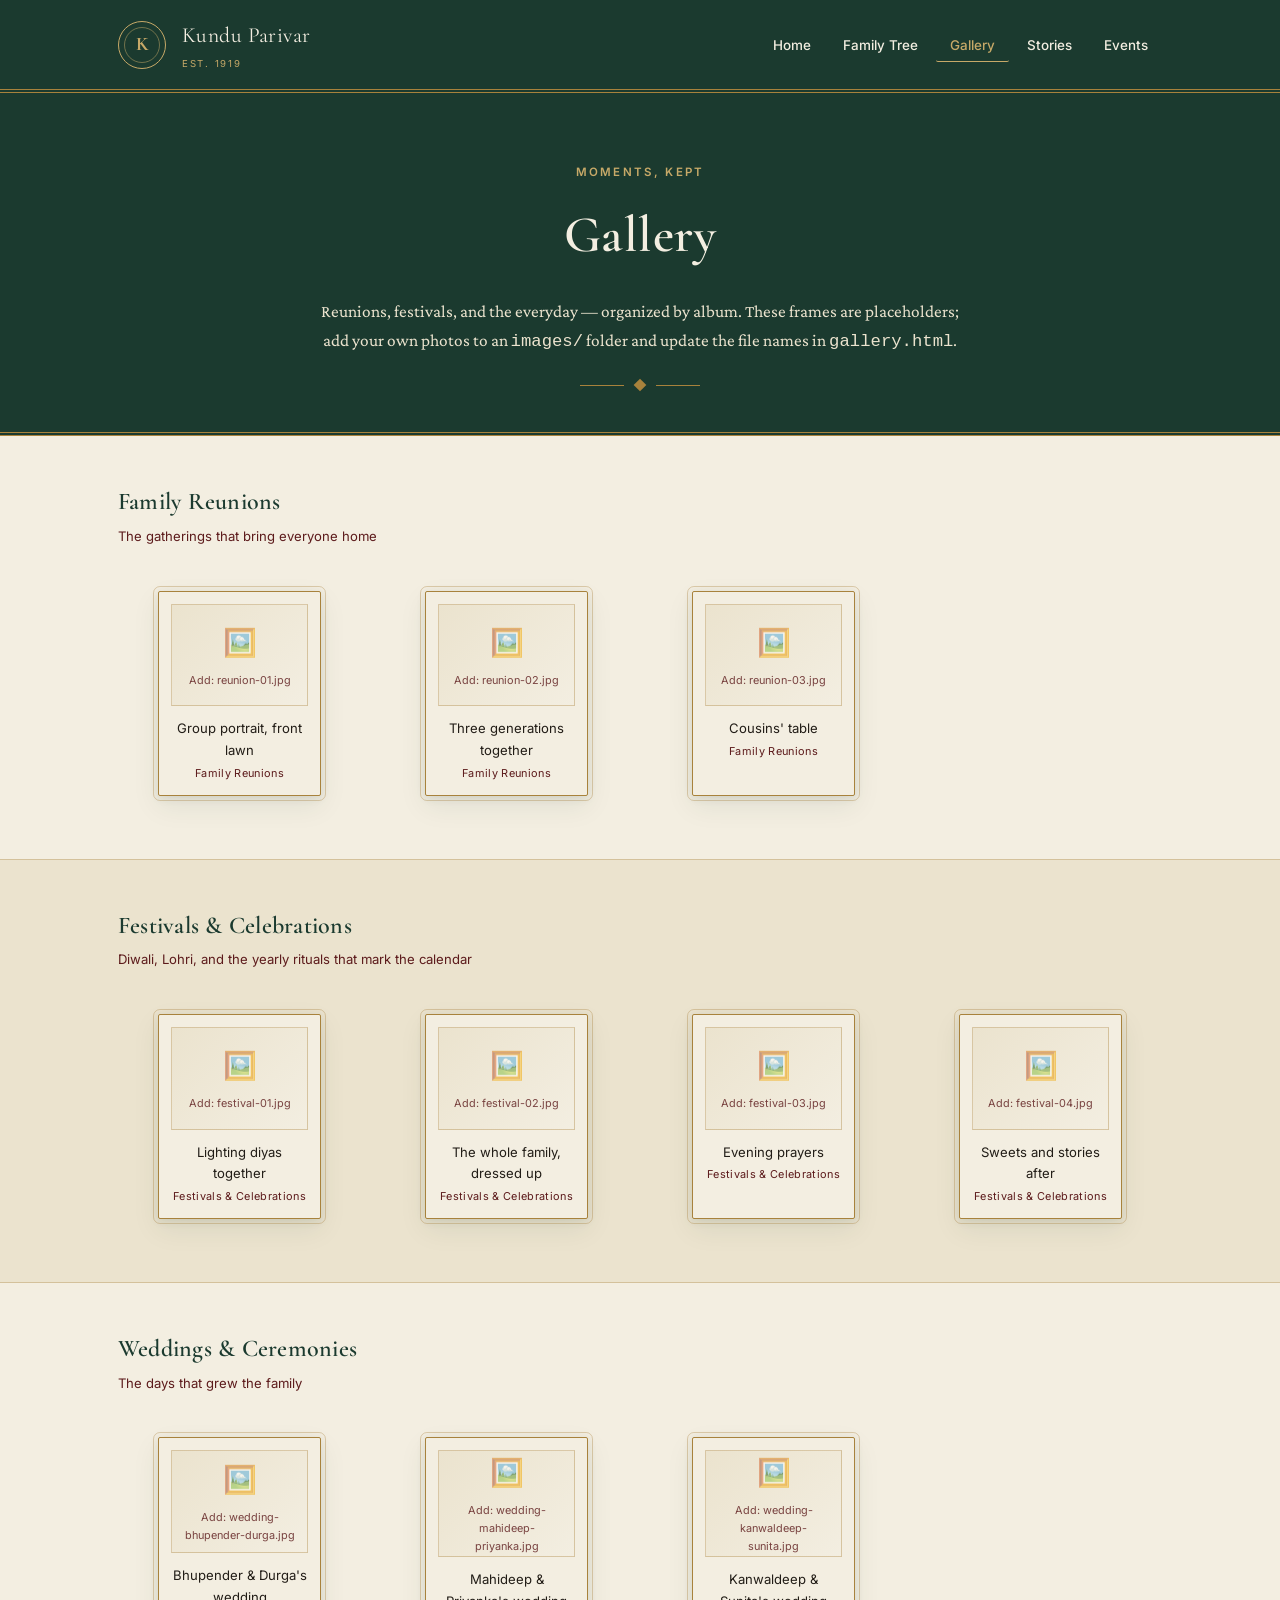
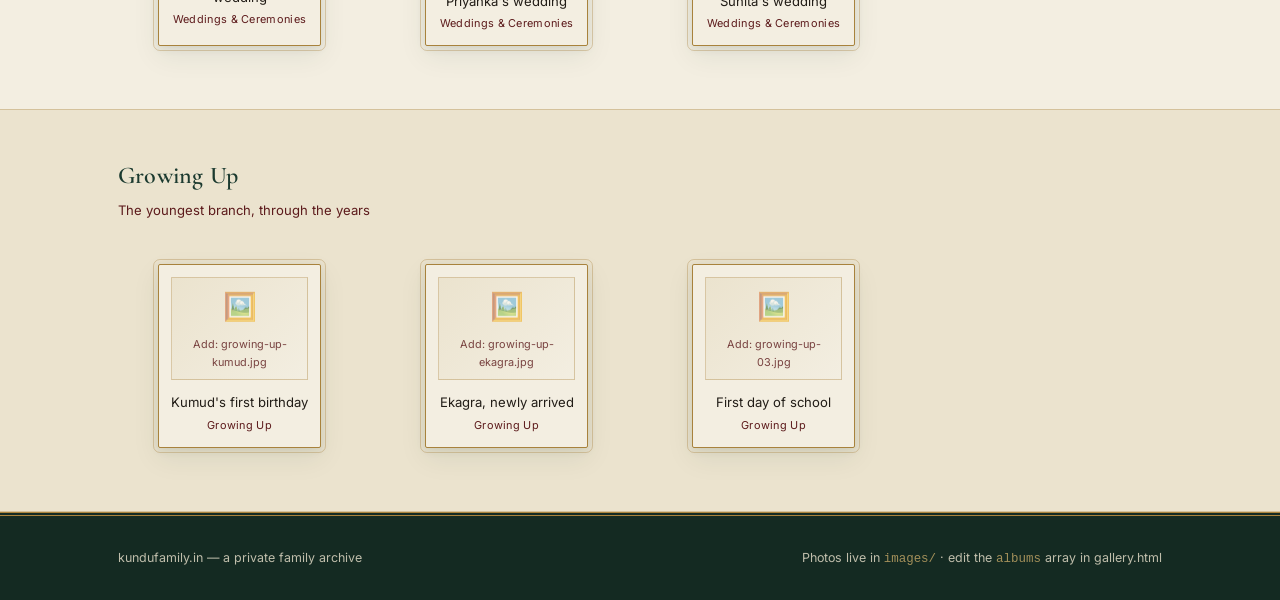
<file: gallery.html>
<!DOCTYPE html>
<html lang="en">
<head>
<meta charset="UTF-8">
<meta name="viewport" content="width=device-width, initial-scale=1.0">
<title>Gallery — Kundu Parivar</title>
<link rel="stylesheet" href="styles.css">
</head>
<body>

<header class="masthead">
  <div class="wrap">
    <a class="brandline" href="index.html">
      <span class="crest">K</span>
      <span class="brand-name">Kundu Parivar<small>Est. 1919</small></span>
    </a>
    <button class="nav-toggle" aria-expanded="false" aria-controls="primary-nav">Menu</button>
    <nav class="site-nav" id="primary-nav">
      <ul>
        <li><a href="index.html">Home</a></li>
        <li><a href="family-tree.html">Family Tree</a></li>
        <li><a href="gallery.html" class="active">Gallery</a></li>
        <li><a href="stories.html">Stories</a></li>
        <li><a href="events.html">Events</a></li>
      </ul>
    </nav>
  </div>
</header>

<section class="page-hero">
  <div class="wrap">
    <p class="eyebrow">Moments, kept</p>
    <h1>Gallery</h1>
    <p class="lede">Reunions, festivals, and the everyday — organized by album. These frames are placeholders; add your own photos to an <code>images/</code> folder and update the file names in <code>gallery.html</code>.</p>
    <div class="ornament"><span></span></div>
  </div>
</section>

<div id="albums-container"></div>

<footer class="site-footer">
  <div class="wrap">
    <span class="foot-note">kundufamily.in &mdash; a private family archive</span>
    <span class="foot-note">Photos live in <code>images/</code> &middot; edit the <code>albums</code> array in gallery.html</span>
  </div>
</footer>

<style>
  .album-section{ padding: 46px 0; }
  .album-section.alt{ background: var(--ivory-2); border-top: 1px solid var(--line); border-bottom: 1px solid var(--line); }
  .album-head{ margin-bottom: 26px; }
  .album-head h2{ font-size: 1.5rem; margin-bottom: 4px; }
  .album-head p{ font-family: var(--utility); font-size: 0.82rem; color: var(--maroon); margin: 0; }

  .photo-grid{ display: grid; grid-template-columns: repeat(auto-fill, minmax(230px, 1fr)); gap: 24px; }

  .frame{
    background: var(--ivory);
    border: 1px solid var(--gold);
    outline: 1px solid var(--line);
    outline-offset: 4px;
    border-radius: 2px;
    padding: 12px;
    box-shadow: var(--shadow);
  }
  .photo-placeholder{
    aspect-ratio: 4 / 3;
    background: linear-gradient(135deg, var(--ivory-2), var(--ivory));
    border: 1px solid var(--line);
    display: flex; flex-direction: column; align-items: center; justify-content: center; gap: 6px;
    color: var(--maroon);
  }
  .photo-placeholder .icon{ font-size: 1.7rem; opacity: 0.55; }
  .photo-placeholder .hint{ font-family: var(--utility); font-size: 0.68rem; text-align: center; padding: 0 10px; opacity: 0.8; }

  .frame figcaption{ font-family: var(--utility); font-size: 0.82rem; color: var(--ink); padding-top: 12px; text-align: center; }
  .frame figcaption .cap-sub{ display:block; font-size: 0.68rem; color: var(--maroon); margin-top:3px; letter-spacing: 0.03em; }
</style>

<script>
  // ---- Albums / photo data --------------------------------------------------
  // Replace `file` with a real path once you add images to an images/ folder,
  // e.g. file: "images/reunion-2024-01.jpg". Until then, placeholders show.
  const albums = [
    {
      title: "Family Reunions",
      note: "The gatherings that bring everyone home",
      photos: [
        { file: null, caption: "Group portrait, front lawn", sub: "Add: reunion-01.jpg" },
        { file: null, caption: "Three generations together", sub: "Add: reunion-02.jpg" },
        { file: null, caption: "Cousins' table", sub: "Add: reunion-03.jpg" }
      ]
    },
    {
      title: "Festivals & Celebrations",
      note: "Diwali, Lohri, and the yearly rituals that mark the calendar",
      photos: [
        { file: null, caption: "Lighting diyas together", sub: "Add: festival-01.jpg" },
        { file: null, caption: "The whole family, dressed up", sub: "Add: festival-02.jpg" },
        { file: null, caption: "Evening prayers", sub: "Add: festival-03.jpg" },
        { file: null, caption: "Sweets and stories after", sub: "Add: festival-04.jpg" }
      ]
    },
    {
      title: "Weddings & Ceremonies",
      note: "The days that grew the family",
      photos: [
        { file: null, caption: "Bhupender & Durga's wedding", sub: "Add: wedding-bhupender-durga.jpg" },
        { file: null, caption: "Mahideep & Priyanka's wedding", sub: "Add: wedding-mahideep-priyanka.jpg" },
        { file: null, caption: "Kanwaldeep & Sunita's wedding", sub: "Add: wedding-kanwaldeep-sunita.jpg" }
      ]
    },
    {
      title: "Growing Up",
      note: "The youngest branch, through the years",
      photos: [
        { file: null, caption: "Kumud's first birthday", sub: "Add: growing-up-kumud.jpg" },
        { file: null, caption: "Ekagra, newly arrived", sub: "Add: growing-up-ekagra.jpg" },
        { file: null, caption: "First day of school", sub: "Add: growing-up-03.jpg" }
      ]
    }
  ];

  const container = document.getElementById('albums-container');

  albums.forEach((album, i) => {
    const section = document.createElement('section');
    section.className = 'album-section' + (i % 2 === 1 ? ' alt' : '');

    const grid = album.photos.map(p => `
      <figure class="frame">
        ${p.file
          ? `<img src="${p.file}" alt="${p.caption}" style="aspect-ratio:4/3;object-fit:cover;border:1px solid var(--line);">`
          : `<div class="photo-placeholder">
               <span class="icon" aria-hidden="true">&#128444;&#65039;</span>
               <span class="hint">${p.sub}</span>
             </div>`
        }
        <figcaption>${p.caption}<span class="cap-sub">${album.title}</span></figcaption>
      </figure>
    `).join('');

    section.innerHTML = `
      <div class="wrap">
        <div class="album-head">
          <h2>${album.title}</h2>
          <p>${album.note}</p>
        </div>
        <div class="photo-grid">${grid}</div>
      </div>
    `;
    container.appendChild(section);
  });

  document.querySelector('.nav-toggle').addEventListener('click', function(){
    var nav = document.getElementById('primary-nav');
    var open = nav.classList.toggle('open');
    this.setAttribute('aria-expanded', open);
  });
</script>
</body>
</html>
</file>
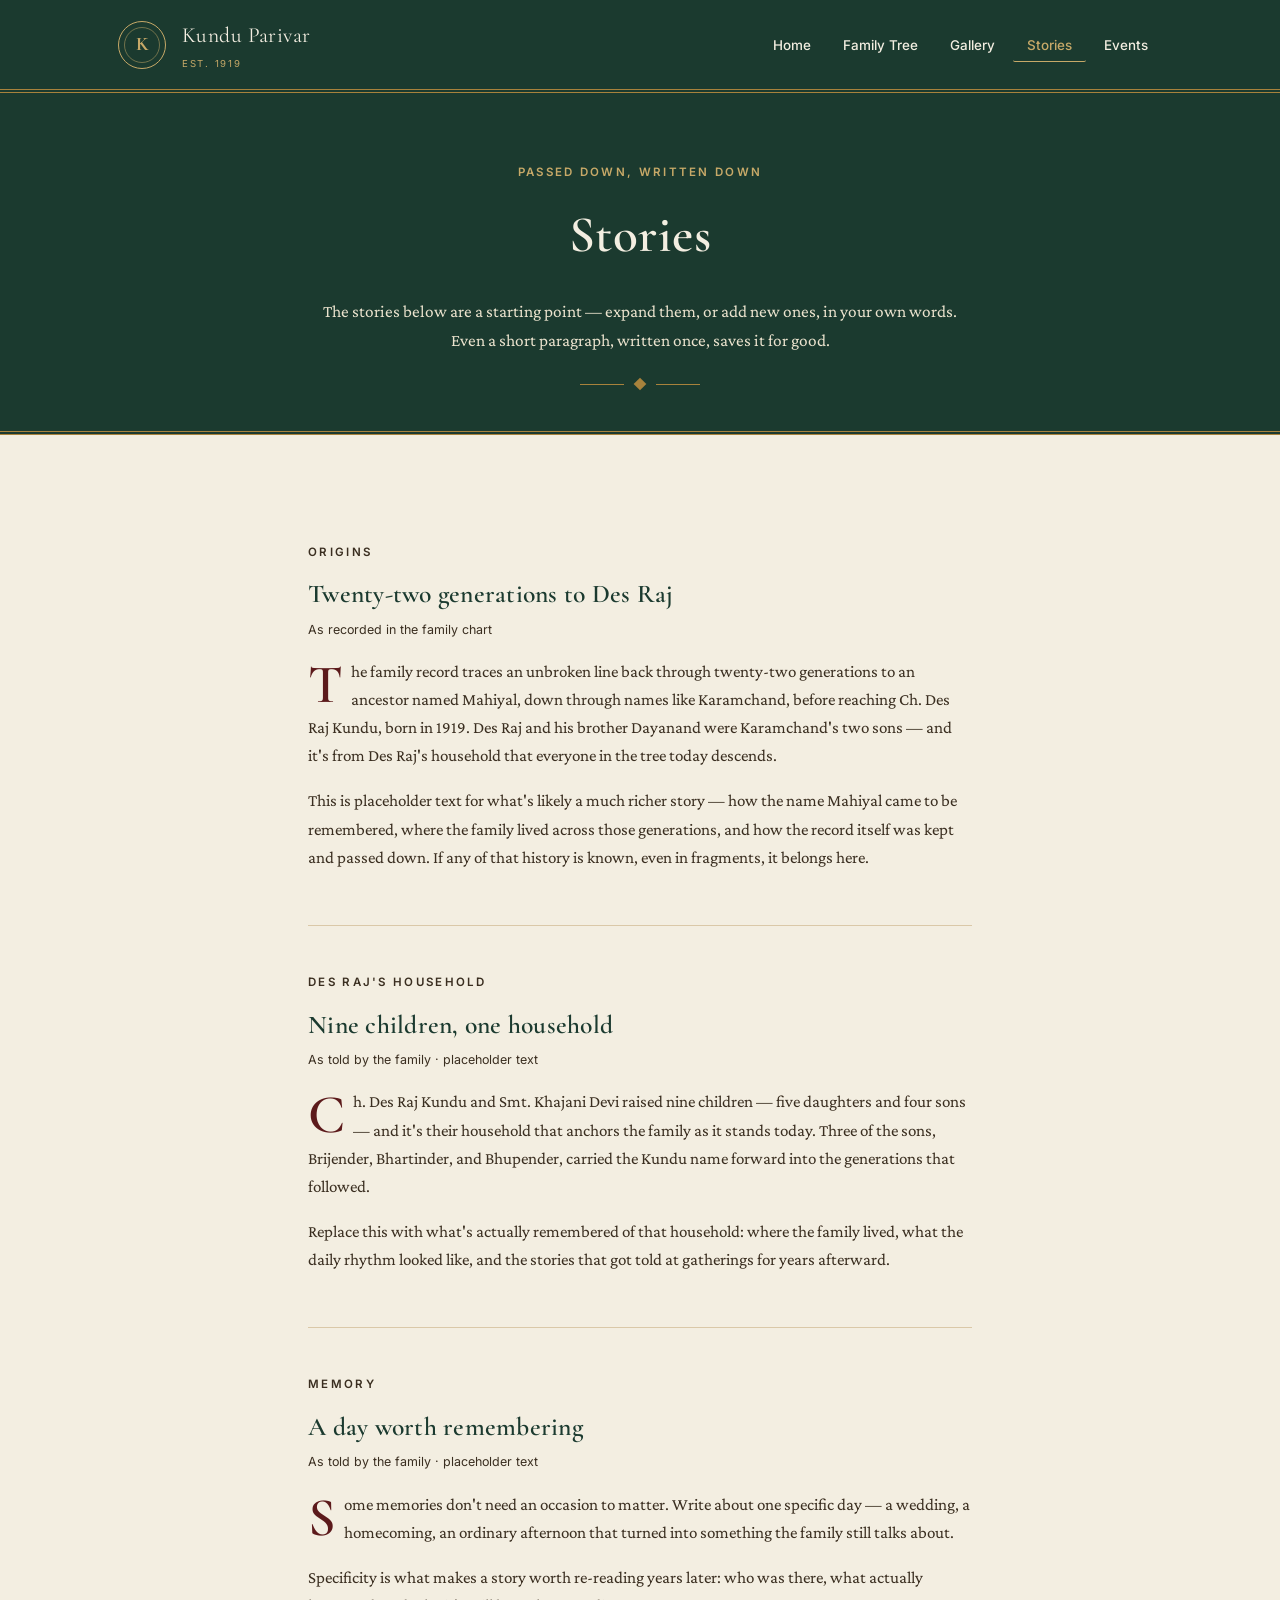
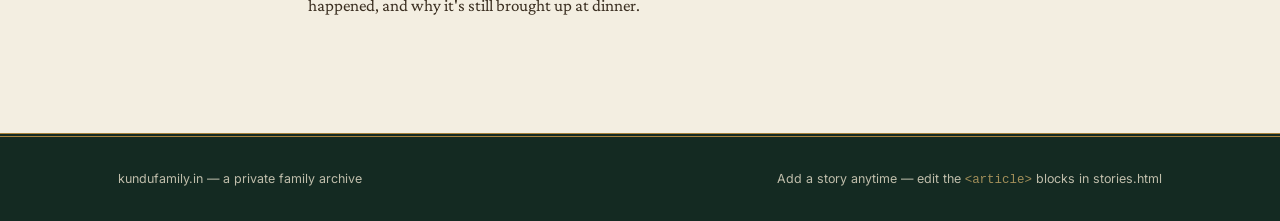
<file: stories.html>
<!DOCTYPE html>
<html lang="en">
<head>
<meta charset="UTF-8">
<meta name="viewport" content="width=device-width, initial-scale=1.0">
<title>Stories — Kundu Parivar</title>
<link rel="stylesheet" href="styles.css">
</head>
<body>

<header class="masthead">
  <div class="wrap">
    <a class="brandline" href="index.html">
      <span class="crest">K</span>
      <span class="brand-name">Kundu Parivar<small>Est. 1919</small></span>
    </a>
    <button class="nav-toggle" aria-expanded="false" aria-controls="primary-nav">Menu</button>
    <nav class="site-nav" id="primary-nav">
      <ul>
        <li><a href="index.html">Home</a></li>
        <li><a href="family-tree.html">Family Tree</a></li>
        <li><a href="gallery.html">Gallery</a></li>
        <li><a href="stories.html" class="active">Stories</a></li>
        <li><a href="events.html">Events</a></li>
      </ul>
    </nav>
  </div>
</header>

<section class="page-hero">
  <div class="wrap">
    <p class="eyebrow">Passed down, written down</p>
    <h1>Stories</h1>
    <p class="lede">The stories below are a starting point — expand them, or add new ones, in your own words. Even a short paragraph, written once, saves it for good.</p>
    <div class="ornament"><span></span></div>
  </div>
</section>

<section>
  <div class="wrap story-list">

    <article class="story">
      <p class="eyebrow">Origins</p>
      <h2>Twenty-two generations to Des Raj</h2>
      <p class="story-meta">As recorded in the family chart</p>
      <p class="drop-cap">The family record traces an unbroken line back through twenty-two generations to an ancestor named Mahiyal, down through names like Karamchand, before reaching Ch. Des Raj Kundu, born in 1919. Des Raj and his brother Dayanand were Karamchand's two sons — and it's from Des Raj's household that everyone in the tree today descends.</p>
      <p>This is placeholder text for what's likely a much richer story — how the name Mahiyal came to be remembered, where the family lived across those generations, and how the record itself was kept and passed down. If any of that history is known, even in fragments, it belongs here.</p>
    </article>

    <article class="story">
      <p class="eyebrow">Des Raj's Household</p>
      <h2>Nine children, one household</h2>
      <p class="story-meta">As told by the family &middot; placeholder text</p>
      <p class="drop-cap">Ch. Des Raj Kundu and Smt. Khajani Devi raised nine children — five daughters and four sons — and it's their household that anchors the family as it stands today. Three of the sons, Brijender, Bhartinder, and Bhupender, carried the Kundu name forward into the generations that followed.</p>
      <p>Replace this with what's actually remembered of that household: where the family lived, what the daily rhythm looked like, and the stories that got told at gatherings for years afterward.</p>
    </article>

    <article class="story">
      <p class="eyebrow">Memory</p>
      <h2>A day worth remembering</h2>
      <p class="story-meta">As told by the family &middot; placeholder text</p>
      <p class="drop-cap">Some memories don't need an occasion to matter. Write about one specific day — a wedding, a homecoming, an ordinary afternoon that turned into something the family still talks about.</p>
      <p>Specificity is what makes a story worth re-reading years later: who was there, what actually happened, and why it's still brought up at dinner.</p>
    </article>

  </div>
</section>

<footer class="site-footer">
  <div class="wrap">
    <span class="foot-note">kundufamily.in &mdash; a private family archive</span>
    <span class="foot-note">Add a story anytime &mdash; edit the <code>&lt;article&gt;</code> blocks in stories.html</span>
  </div>
</footer>

<style>
  .story-list{ max-width: 720px; }
  .story{ padding: 36px 0; border-bottom: 1px solid var(--line); }
  .story:last-child{ border-bottom: none; }
  .story h2{ font-size: 1.6rem; margin-bottom: 4px; }
  .story-meta{ font-family: var(--utility); font-size: 0.78rem; color: var(--maroon); margin: 0 0 18px; }
  .story p{ color: #3a2e20; }
  .drop-cap::first-letter{
    font-family: var(--display); font-size: 3.4rem; line-height: 0.8;
    float: left; padding: 6px 8px 0 0; color: var(--maroon); font-weight: 600;
  }
</style>

<script>
  document.querySelector('.nav-toggle').addEventListener('click', function(){
    var nav = document.getElementById('primary-nav');
    var open = nav.classList.toggle('open');
    this.setAttribute('aria-expanded', open);
  });
</script>
</body>
</html>
</file>
<file: styles.css>
/* ==========================================================================
   Kundu Parivar — shared design system
   Direction: elegant & formal — a family register, not a scrapbook.
   Palette: deep bottle green, oxblood maroon, brass gold, ivory, ink.
   Type: Cormorant Garamond (display) / Crimson Pro (body) / Inter (utility)
   ========================================================================== */

@import url('https://fonts.googleapis.com/css2?family=Cormorant+Garamond:ital,wght@0,500;0,600;0,700;1,500&family=Crimson+Pro:ital,wght@0,400;0,600;1,400&family=Inter:wght@400;500;600&display=swap');

:root{
  --green:      #1B3A2F;
  --green-2:    #234A3C;
  --green-deep: #142A22;
  --maroon:     #5C1A1B;
  --gold:       #A8823C;
  --gold-light: #C7A968;
  --ivory:      #F3EEE1;
  --ivory-2:    #EBE3CE;
  --ink:        #211C16;
  --line:       rgba(168,130,60,0.35);
  --shadow:     0 2px 10px rgba(27,58,47,0.10), 0 10px 28px rgba(27,58,47,0.08);

  --display: 'Cormorant Garamond', serif;
  --body: 'Crimson Pro', serif;
  --utility: 'Inter', sans-serif;
}

*, *::before, *::after{ box-sizing: border-box; }
html{ scroll-behavior: smooth; }

body{
  margin: 0;
  background: var(--ivory);
  color: var(--ink);
  font-family: var(--body);
  font-size: 17px;
  line-height: 1.65;
}

h1, h2, h3, h4{
  font-family: var(--display);
  color: var(--green);
  font-weight: 600;
  margin: 0 0 0.4em;
  letter-spacing: 0.01em;
}
a{ color: inherit; }
img{ max-width: 100%; display: block; }
code{ font-family: 'SFMono-Regular', Consolas, monospace; }

.wrap{ max-width: 1100px; margin: 0 auto; padding: 0 28px; }

.eyebrow{
  font-family: var(--utility);
  font-size: 0.72rem;
  letter-spacing: 0.2em;
  text-transform: uppercase;
  color: var(--maroon);
  font-weight: 600;
}

/* ---------- letterhead header ---------- */
.masthead{
  position: sticky; top: 0; z-index: 50;
  background: var(--green);
  color: var(--ivory);
  border-bottom: 4px double var(--gold);
}
.masthead .wrap{
  display: flex; align-items: center; justify-content: space-between;
  padding: 18px 28px;
}
.brandline{ display: flex; align-items: center; gap: 16px; text-decoration: none; color: var(--ivory); }
.crest{
  width: 48px; height: 48px; border-radius: 50%;
  border: 1.5px solid var(--gold-light);
  display: flex; align-items: center; justify-content: center;
  font-family: var(--display); font-weight: 700; font-size: 1.2rem; color: var(--gold-light);
  position: relative; flex-shrink: 0;
}
.crest::before{ content:""; position:absolute; inset:5px; border:1px solid rgba(199,169,104,0.5); border-radius:50%; }
.brand-name{ font-family: var(--display); font-size: 1.35rem; letter-spacing: 0.02em; }
.brand-name small{
  display: block; font-family: var(--utility); font-size: 0.6rem; letter-spacing: 0.18em;
  text-transform: uppercase; color: var(--gold-light); margin-top: 2px;
}

nav.site-nav ul{ list-style: none; display: flex; gap: 4px; margin: 0; padding: 0; }
nav.site-nav a{
  font-family: var(--utility); font-size: 0.84rem; font-weight: 500;
  text-decoration: none; color: var(--ivory); padding: 8px 14px; border-radius: 2px;
  border-bottom: 1px solid transparent;
  transition: border-color 0.2s ease, color 0.2s ease;
}
nav.site-nav a:hover{ border-color: var(--gold-light); }
nav.site-nav a.active{ color: var(--gold-light); border-color: var(--gold-light); }
nav.site-nav a:focus-visible, a:focus-visible, button:focus-visible{
  outline: 2px solid var(--gold-light); outline-offset: 2px;
}

.nav-toggle{
  display: none;
  font-family: var(--utility); background: none; color: var(--ivory);
  border: 1px solid var(--gold-light); border-radius: 4px;
  padding: 7px 12px; font-size: 0.82rem; cursor: pointer;
}

/* ---------- page hero / title-page treatment ---------- */
.page-hero{
  text-align: center;
  padding: 58px 0 40px;
  background: var(--green);
  color: var(--ivory);
  border-bottom: 4px double var(--gold);
}
.page-hero .eyebrow{ color: var(--gold-light); }
.page-hero h1{
  color: var(--ivory);
  font-size: clamp(2.2rem, 4vw, 3.2rem);
  margin-top: 8px;
}
.page-hero p.lede{
  max-width: 640px; margin: 14px auto 0;
  font-size: 1.08rem; color: var(--ivory-2);
}
.ornament{ margin: 22px auto 0; width: 120px; height: 14px; position: relative; }
.ornament::before, .ornament::after{
  content: ""; position: absolute; top: 50%; width: 44px; height: 1px; background: var(--gold);
}
.ornament::before{ left: 0; }
.ornament::after{ right: 0; }
.ornament span{
  position: absolute; left: 50%; top: 50%; transform: translate(-50%,-50%) rotate(45deg);
  width: 9px; height: 9px; background: var(--gold);
}

section{ padding: 60px 0; }
section.alt{ background: var(--ivory-2); border-top: 1px solid var(--line); border-bottom: 1px solid var(--line); }

.section-head{ text-align: center; margin-bottom: 42px; }
.section-head h2{ font-size: clamp(1.7rem, 3vw, 2.2rem); }
.section-head p{ color: #4a3c2c; max-width: 580px; margin: 10px auto 0; }

/* ---------- buttons ---------- */
.btn{
  display: inline-block; font-family: var(--utility); font-weight: 600; font-size: 0.86rem;
  text-decoration: none; padding: 12px 26px; border-radius: 2px; border: 1px solid transparent;
  cursor: pointer; transition: transform 0.15s ease, box-shadow 0.15s ease;
}
.btn-primary{ background: var(--maroon); color: var(--ivory); }
.btn-primary:hover{ transform: translateY(-1px); box-shadow: var(--shadow); }
.btn-outline{ border-color: var(--gold); color: var(--green); background: transparent; }
.btn-outline:hover{ background: var(--green); color: var(--ivory); border-color: var(--green); }

/* ---------- certificate-style card ---------- */
.card{
  background: var(--ivory);
  border: 1px solid var(--line);
  outline: 1px solid var(--line);
  outline-offset: 3px;
  border-radius: 4px;
  box-shadow: var(--shadow);
}

/* ---------- footer ---------- */
footer.site-footer{
  background: var(--green-deep);
  color: var(--ivory-2);
  padding: 32px 0;
  border-top: 4px double var(--gold);
}
footer.site-footer .wrap{
  display: flex; flex-wrap: wrap; gap: 12px; align-items: center; justify-content: space-between;
}
footer .foot-note{ font-family: var(--utility); font-size: 0.78rem; color: var(--ivory-2); opacity: 0.8; }
footer code{ color: var(--gold-light); }

@media (max-width: 760px){
  nav.site-nav{
    position: absolute; top: 100%; left: 0; right: 0;
    background: var(--green); border-bottom: 3px double var(--gold);
    display: none; padding: 8px 20px 16px;
  }
  nav.site-nav.open{ display: block; }
  nav.site-nav ul{ flex-direction: column; gap: 2px; }
  .nav-toggle{ display: inline-block; }
  .masthead{ position: sticky; }
  .masthead .wrap{ position: relative; }
}

@media (prefers-reduced-motion: reduce){
  *{ scroll-behavior: auto !important; animation: none !important; transition: none !important; }
}
</file>
